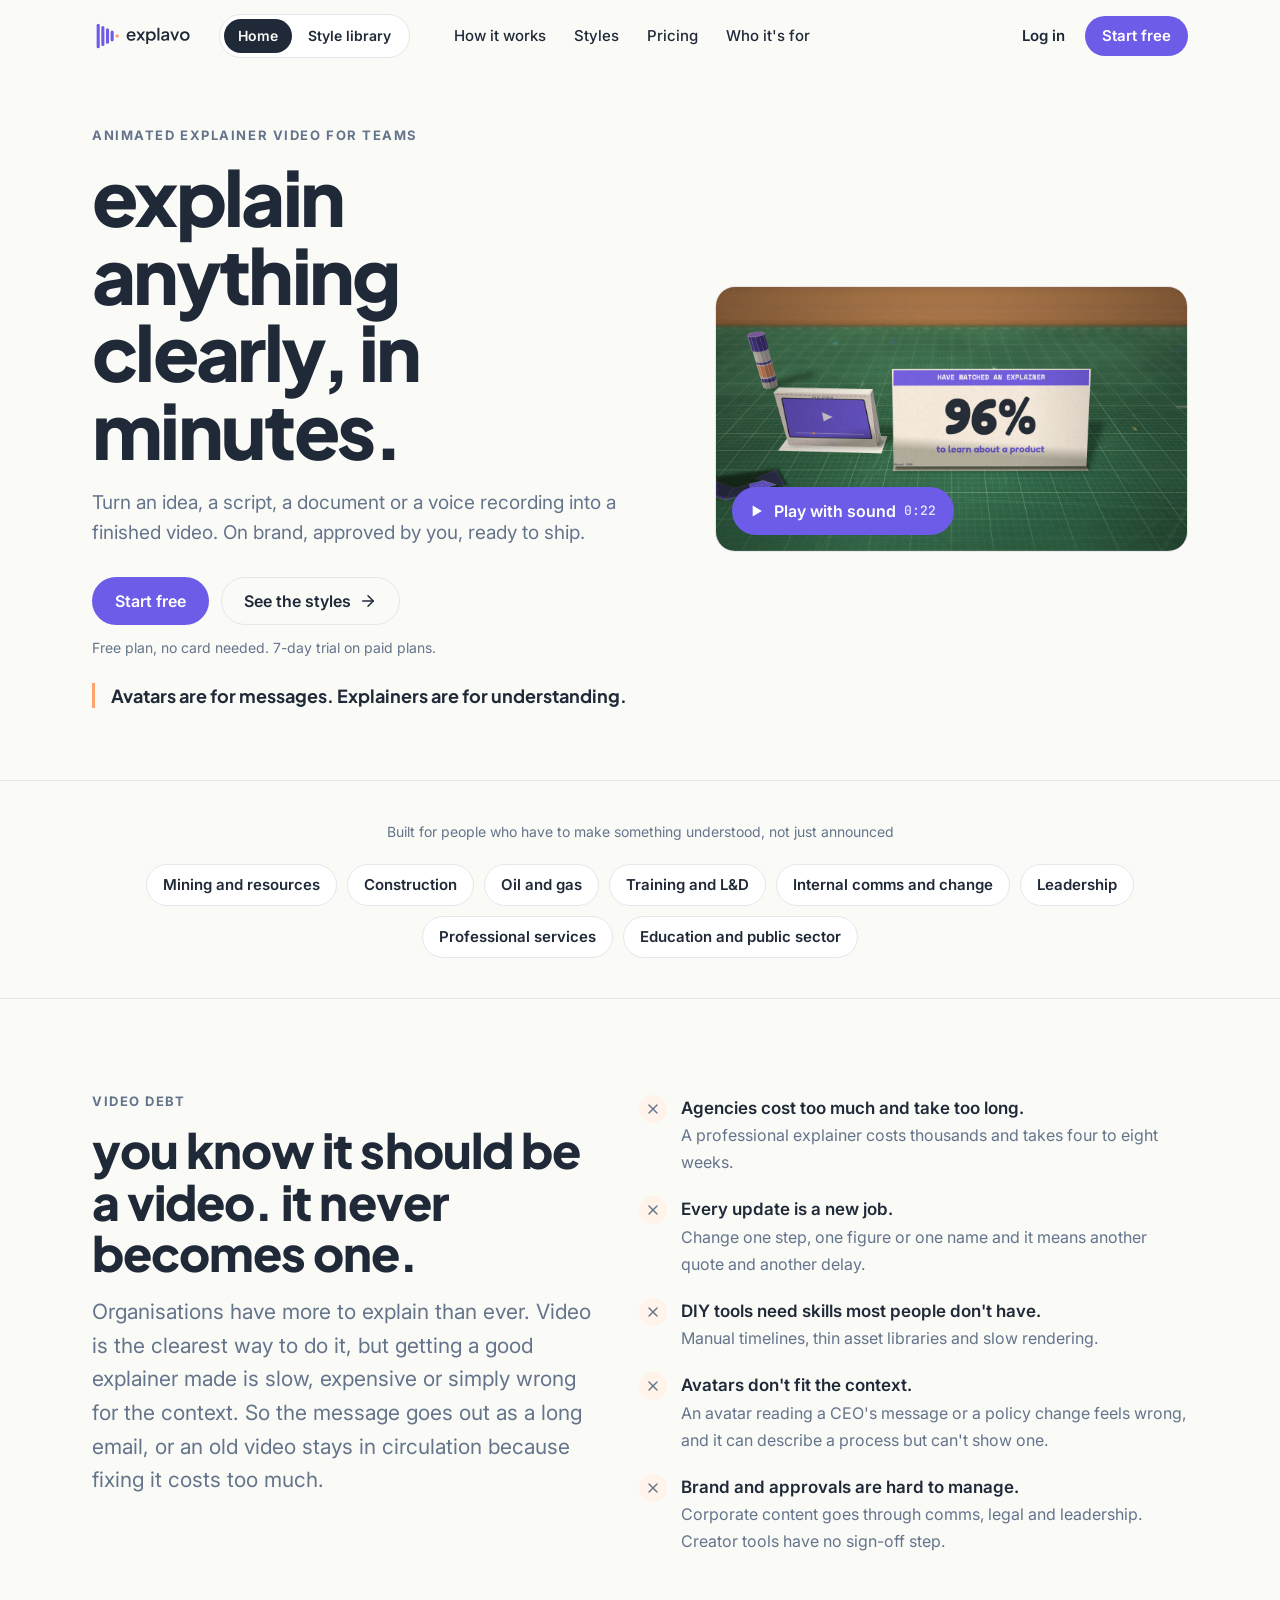
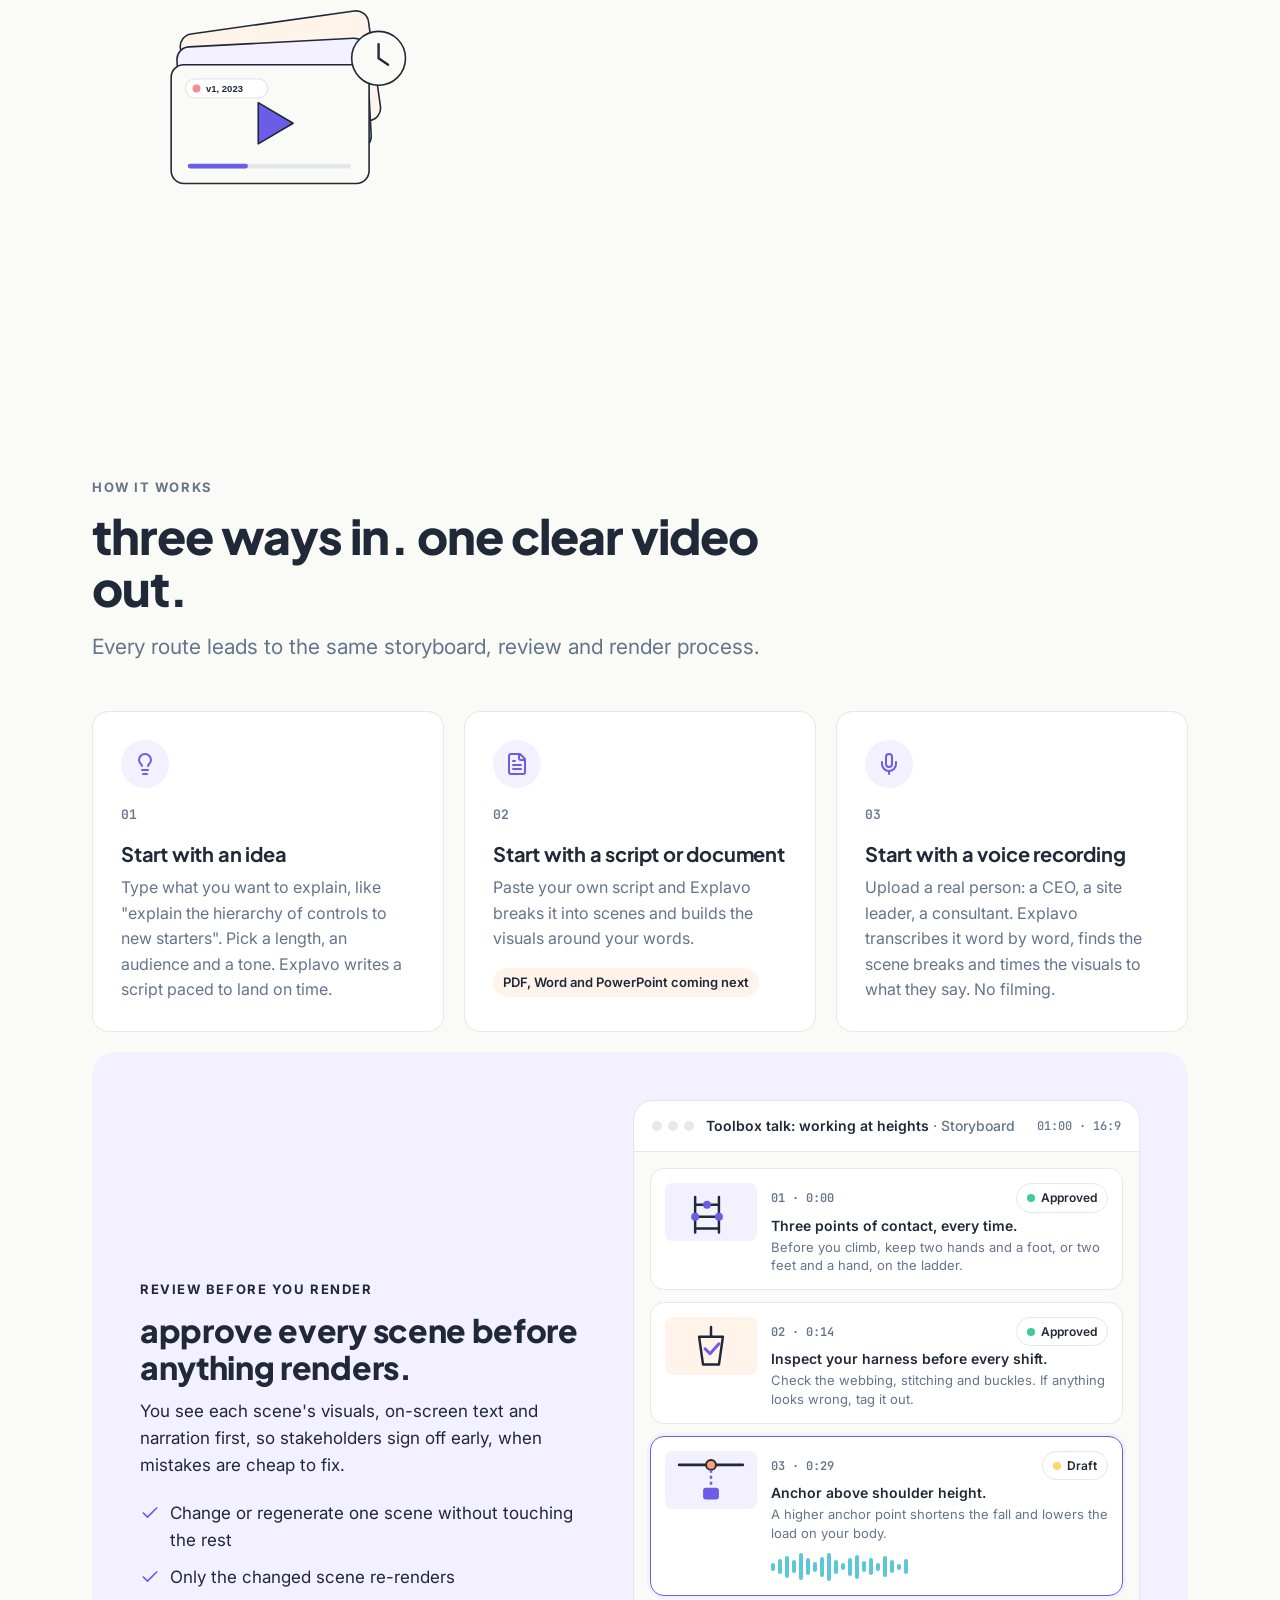
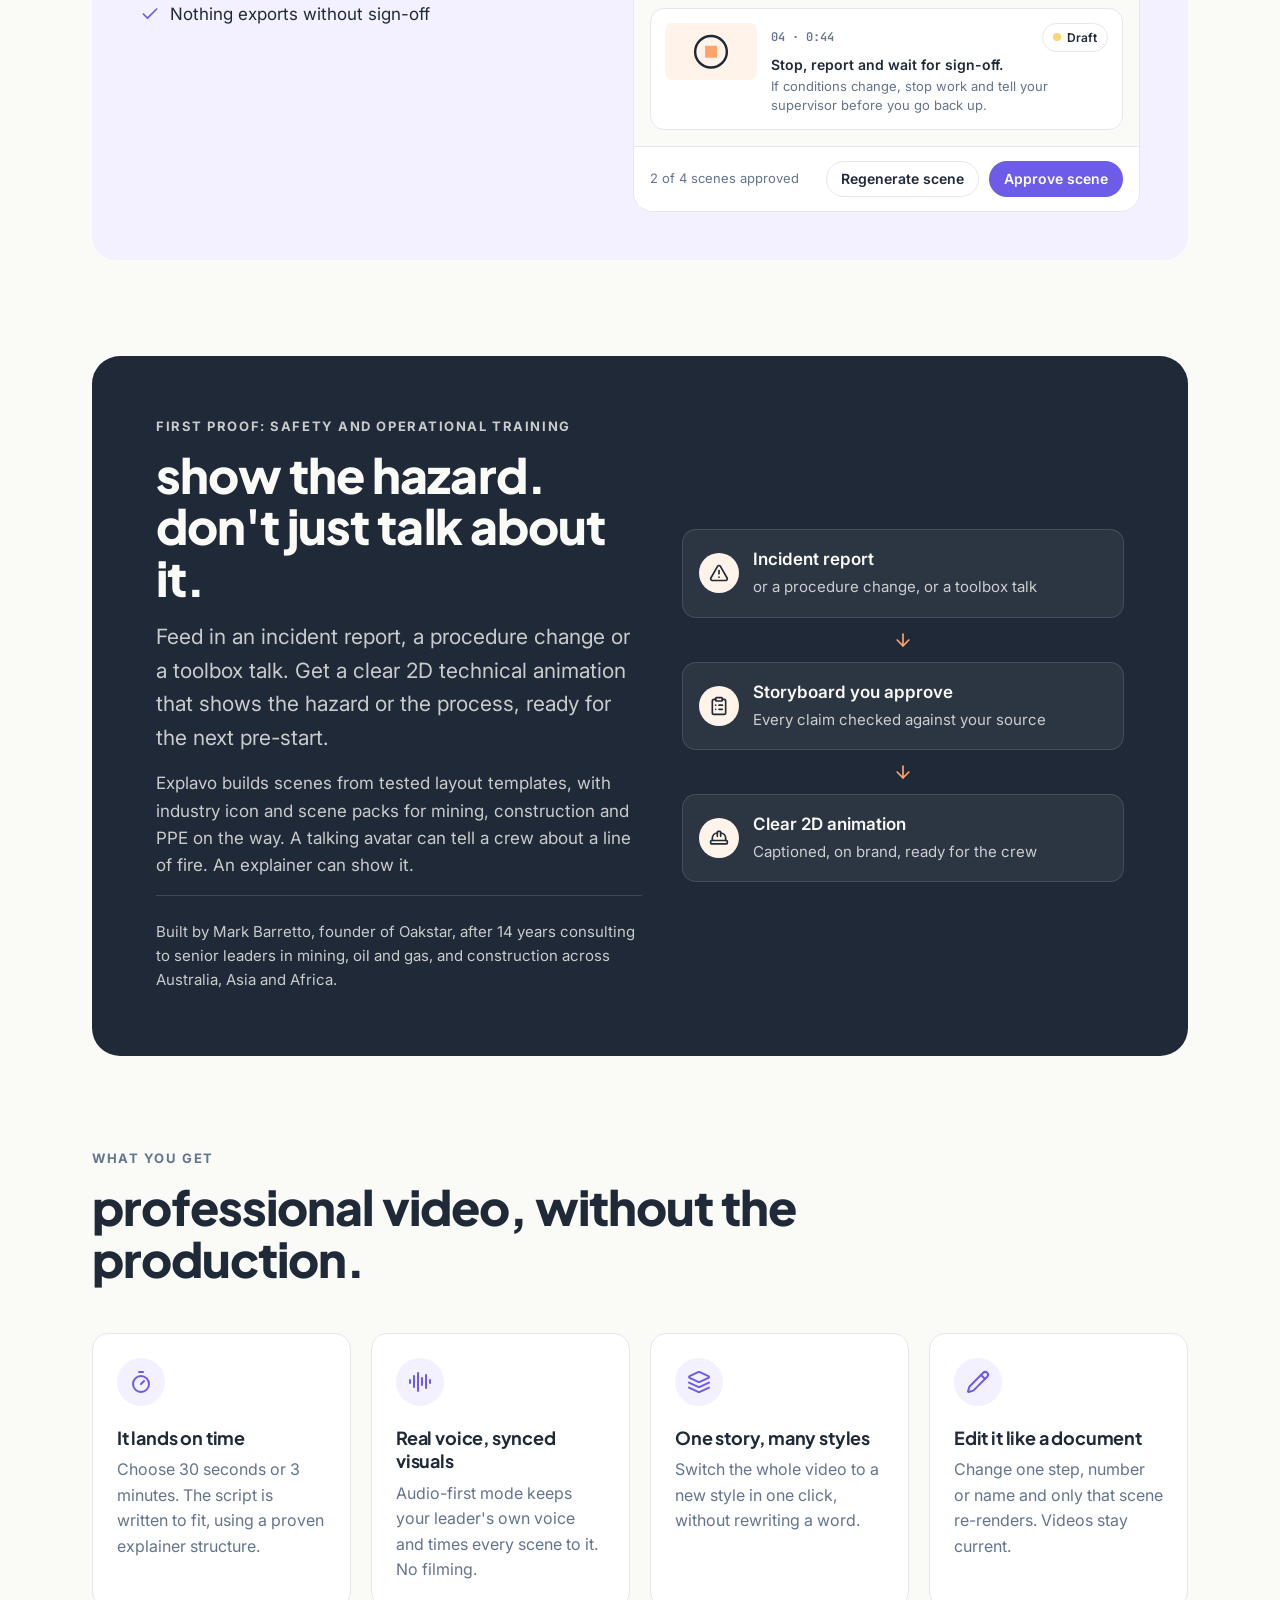
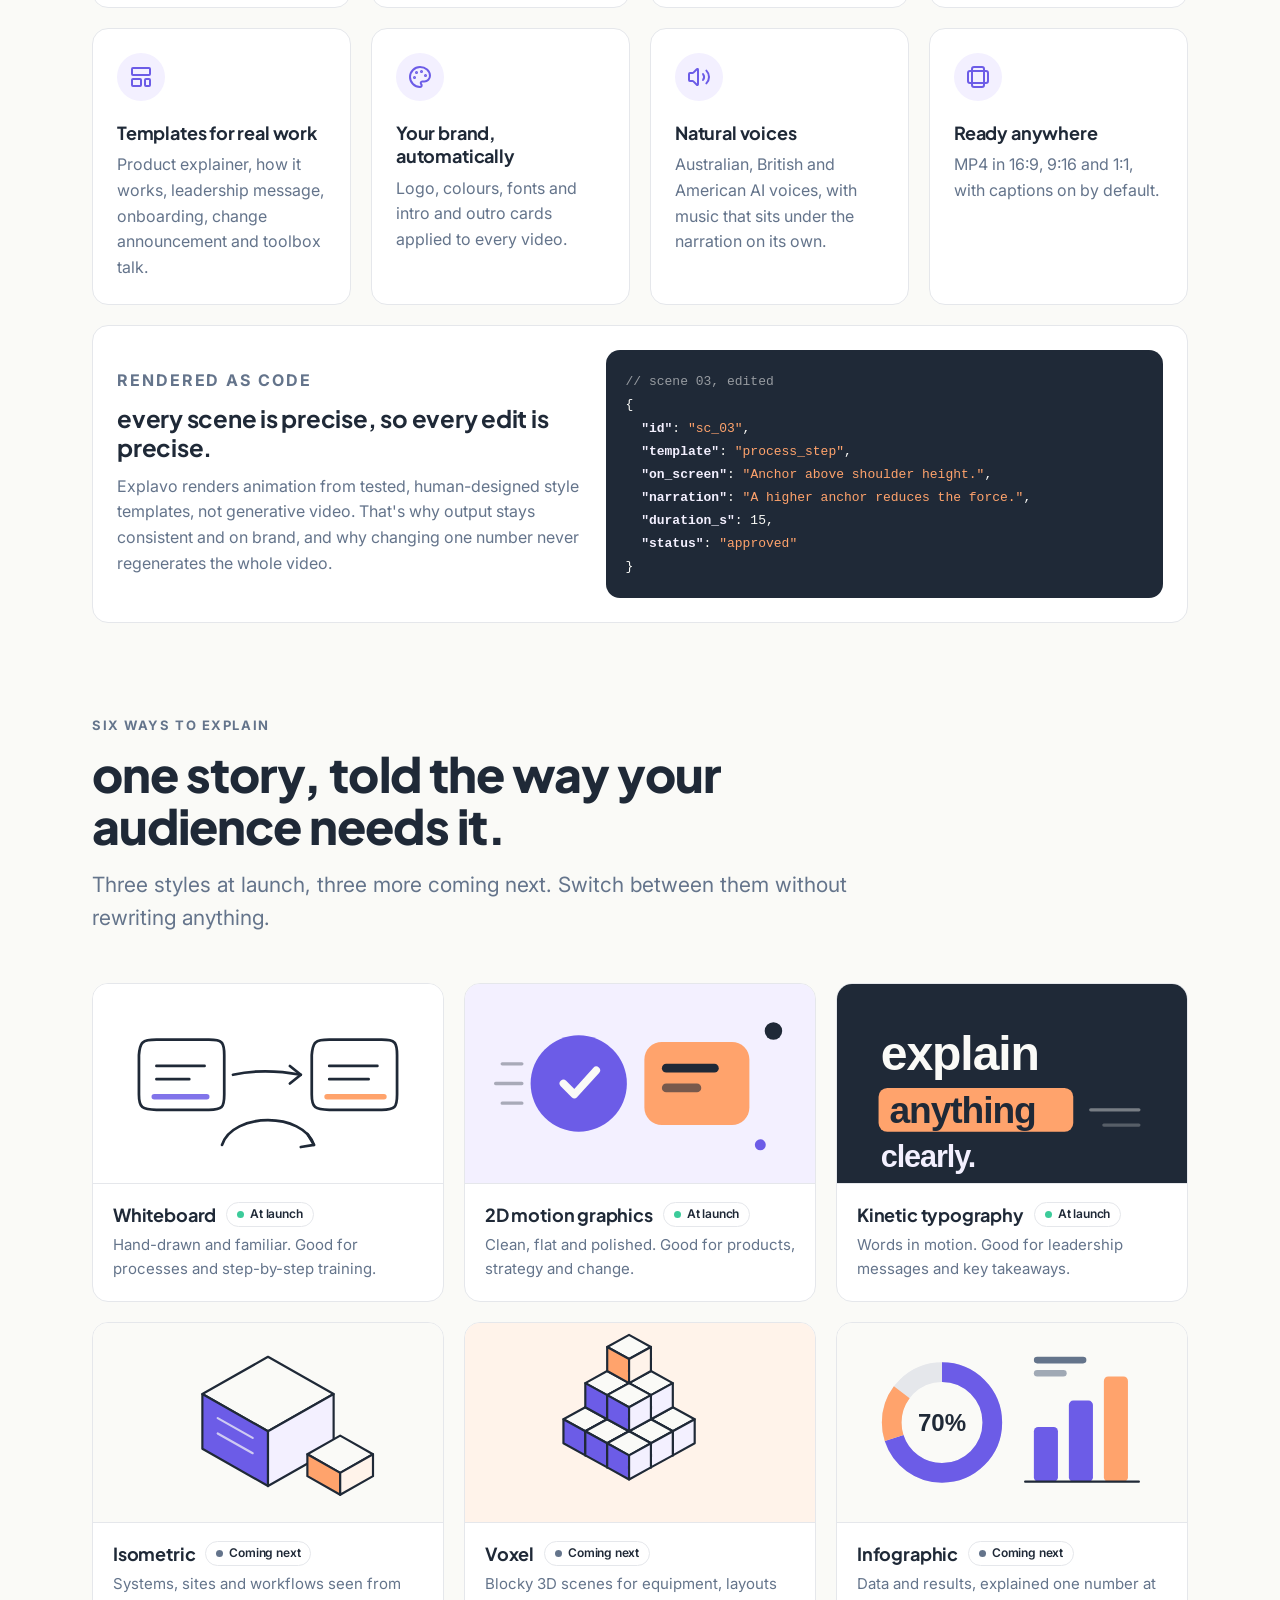
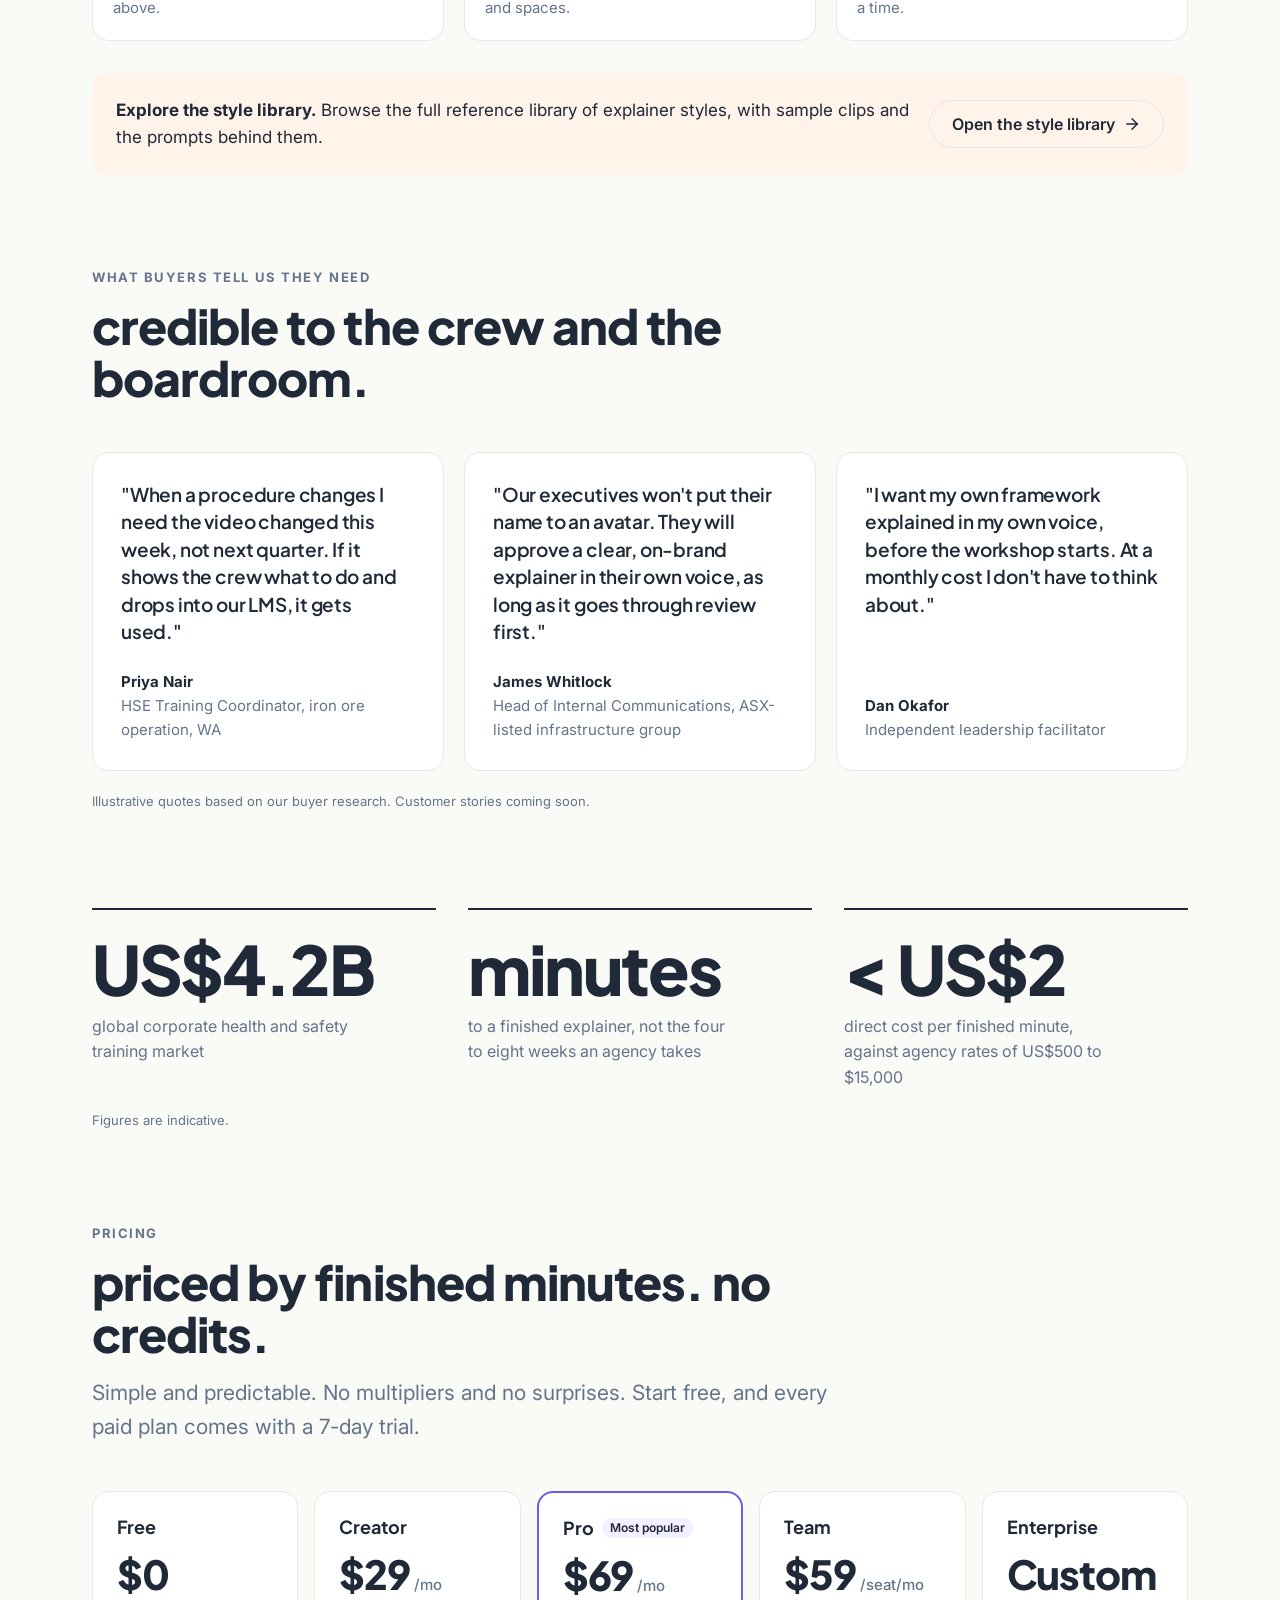
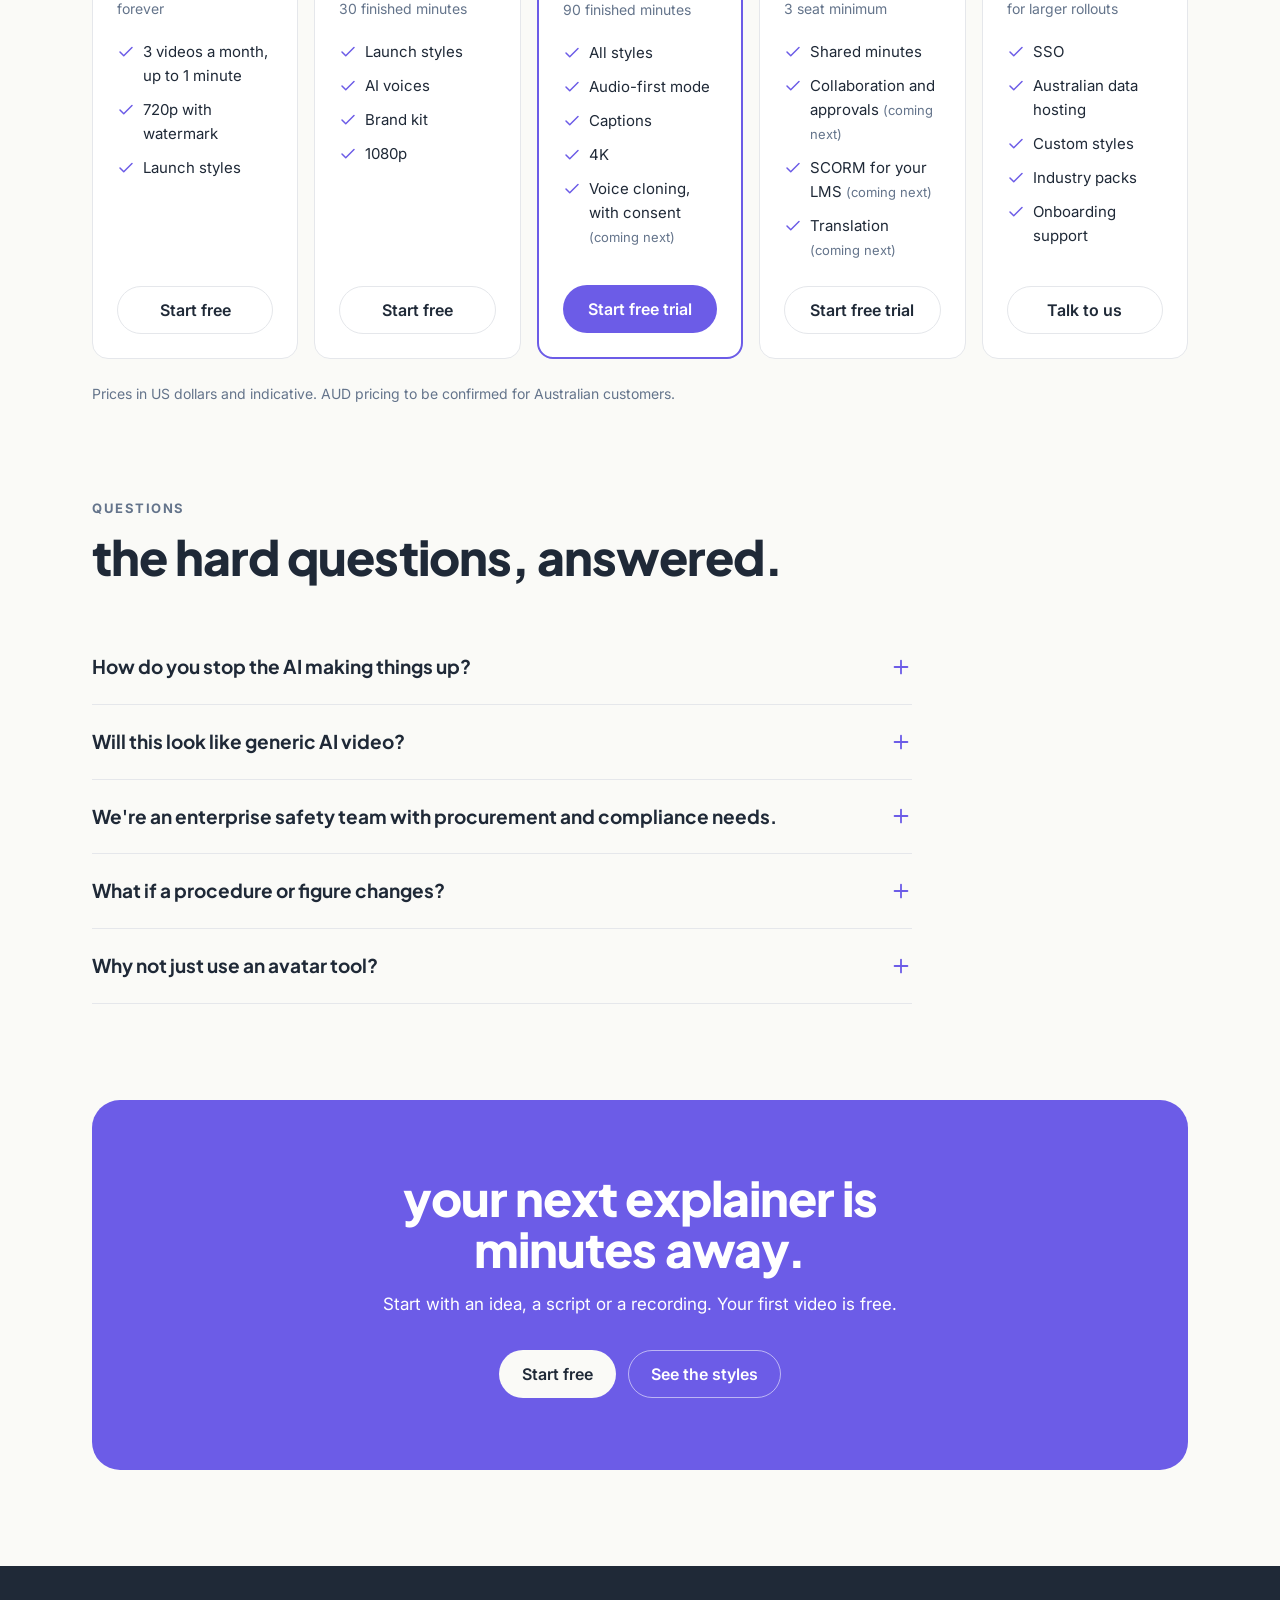
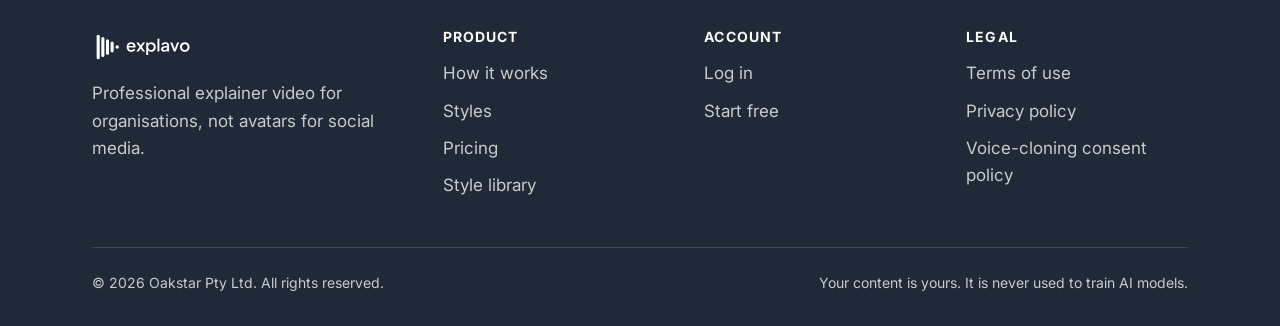
<file: index.html>
<!doctype html>
<html lang="en-AU">
<head>
<meta charset="utf-8">
<meta name="viewport" content="width=device-width, initial-scale=1">
<!-- Shareable by link only: keep out of search engines until launch -->
<meta name="robots" content="noindex, nofollow">
<title>Explavo, explain anything clearly</title>
<meta name="description" content="Explavo turns an idea, a script, a document or a voice recording into a finished animated explainer video in minutes. Professional, on brand and ready for sign-off.">
<link rel="icon" href="favicon.svg" type="image/svg+xml">
<link rel="preload" href="assets/fonts/PlusJakartaSans-Variable.woff2" as="font" type="font/woff2" crossorigin>
<link rel="preload" href="assets/fonts/Inter-Variable.woff2" as="font" type="font/woff2" crossorigin>
<link rel="stylesheet" href="assets/css/site.css?v=20261025221814">
</head>
<body>
<a class="skip" href="#main">Skip to content</a>

<!-- Icons: Lucide paths, 2px stroke, used through <use> -->
<svg width="0" height="0" style="position:absolute" aria-hidden="true">
  <defs>
    <symbol id="i-idea" viewBox="0 0 24 24" fill="none" stroke="currentColor" stroke-width="2" stroke-linecap="round" stroke-linejoin="round"><path d="M15 14c.2-1 .7-1.7 1.5-2.5 1-.9 1.5-2.2 1.5-3.5A6 6 0 0 0 6 8c0 1 .2 2.2 1.5 3.5.7.7 1.3 1.5 1.5 2.5"/><path d="M9 18h6"/><path d="M10 22h4"/></symbol>
    <symbol id="i-doc" viewBox="0 0 24 24" fill="none" stroke="currentColor" stroke-width="2" stroke-linecap="round" stroke-linejoin="round"><path d="M15 2H6a2 2 0 0 0-2 2v16a2 2 0 0 0 2 2h12a2 2 0 0 0 2-2V7Z"/><path d="M14 2v4a2 2 0 0 0 2 2h4"/><path d="M10 9H8"/><path d="M16 13H8"/><path d="M16 17H8"/></symbol>
    <symbol id="i-mic" viewBox="0 0 24 24" fill="none" stroke="currentColor" stroke-width="2" stroke-linecap="round" stroke-linejoin="round"><path d="M12 2a3 3 0 0 0-3 3v7a3 3 0 0 0 6 0V5a3 3 0 0 0-3-3Z"/><path d="M19 10v2a7 7 0 0 1-14 0v-2"/><path d="M12 19v3"/></symbol>
    <symbol id="i-check" viewBox="0 0 24 24" fill="none" stroke="currentColor" stroke-width="2" stroke-linecap="round" stroke-linejoin="round"><path d="M20 6 9 17l-5-5"/></symbol>
    <symbol id="i-x" viewBox="0 0 24 24" fill="none" stroke="currentColor" stroke-width="2" stroke-linecap="round" stroke-linejoin="round"><path d="M18 6 6 18"/><path d="m6 6 12 12"/></symbol>
    <symbol id="i-plus" viewBox="0 0 24 24" fill="none" stroke="currentColor" stroke-width="2" stroke-linecap="round" stroke-linejoin="round"><path d="M5 12h14"/><path d="M12 5v14"/></symbol>
    <symbol id="i-menu" viewBox="0 0 24 24" fill="none" stroke="currentColor" stroke-width="2" stroke-linecap="round" stroke-linejoin="round"><path d="M4 6h16"/><path d="M4 12h16"/><path d="M4 18h16"/></symbol>
    <symbol id="i-arrow" viewBox="0 0 24 24" fill="none" stroke="currentColor" stroke-width="2" stroke-linecap="round" stroke-linejoin="round"><path d="M5 12h14"/><path d="m12 5 7 7-7 7"/></symbol>
    <symbol id="i-down" viewBox="0 0 24 24" fill="none" stroke="currentColor" stroke-width="2" stroke-linecap="round" stroke-linejoin="round"><path d="M12 5v14"/><path d="m19 12-7 7-7-7"/></symbol>
    <symbol id="i-timer" viewBox="0 0 24 24" fill="none" stroke="currentColor" stroke-width="2" stroke-linecap="round" stroke-linejoin="round"><path d="M10 2h4"/><path d="m12 14 3-3"/><circle cx="12" cy="14" r="8"/></symbol>
    <symbol id="i-audio" viewBox="0 0 24 24" fill="none" stroke="currentColor" stroke-width="2" stroke-linecap="round" stroke-linejoin="round"><path d="M2 10v3"/><path d="M6 6v11"/><path d="M10 3v18"/><path d="M14 8v7"/><path d="M18 5v13"/><path d="M22 10v3"/></symbol>
    <symbol id="i-layers" viewBox="0 0 24 24" fill="none" stroke="currentColor" stroke-width="2" stroke-linecap="round" stroke-linejoin="round"><path d="M12.83 2.18a2 2 0 0 0-1.66 0L2.6 6.08a1 1 0 0 0 0 1.83l8.58 3.91a2 2 0 0 0 1.66 0l8.58-3.9a1 1 0 0 0 0-1.83Z"/><path d="m22 17.65-9.17 4.16a2 2 0 0 1-1.66 0L2 17.65"/><path d="m22 12.65-9.17 4.16a2 2 0 0 1-1.66 0L2 12.65"/></symbol>
    <symbol id="i-pencil" viewBox="0 0 24 24" fill="none" stroke="currentColor" stroke-width="2" stroke-linecap="round" stroke-linejoin="round"><path d="M21.17 6.81a1 1 0 0 0-3.98-3.99L3.84 16.17a2 2 0 0 0-.5.83l-1.32 4.35a.5.5 0 0 0 .62.62l4.35-1.32a2 2 0 0 0 .83-.5z"/><path d="m15 5 4 4"/></symbol>
    <symbol id="i-template" viewBox="0 0 24 24" fill="none" stroke="currentColor" stroke-width="2" stroke-linecap="round" stroke-linejoin="round"><rect width="18" height="7" x="3" y="3" rx="1"/><rect width="9" height="7" x="3" y="14" rx="1"/><rect width="5" height="7" x="16" y="14" rx="1"/></symbol>
    <symbol id="i-palette" viewBox="0 0 24 24" fill="none" stroke="currentColor" stroke-width="2" stroke-linecap="round" stroke-linejoin="round"><circle cx="13.5" cy="6.5" r=".5" fill="currentColor"/><circle cx="17.5" cy="10.5" r=".5" fill="currentColor"/><circle cx="8.5" cy="7.5" r=".5" fill="currentColor"/><circle cx="6.5" cy="12.5" r=".5" fill="currentColor"/><path d="M12 2C6.5 2 2 6.5 2 12s4.5 10 10 10c.93 0 1.65-.75 1.65-1.69 0-.44-.18-.84-.44-1.13-.29-.29-.44-.65-.44-1.13a1.64 1.64 0 0 1 1.67-1.67h2c3.05 0 5.55-2.5 5.55-5.55C21.97 6.01 17.46 2 12 2z"/></symbol>
    <symbol id="i-volume" viewBox="0 0 24 24" fill="none" stroke="currentColor" stroke-width="2" stroke-linecap="round" stroke-linejoin="round"><path d="M11 4.7a.7.7 0 0 0-1.2-.5L6.41 7.59A1.4 1.4 0 0 1 5.42 8H3a1 1 0 0 0-1 1v6a1 1 0 0 0 1 1h2.42a1.4 1.4 0 0 1 .99.41l3.39 3.39a.7.7 0 0 0 1.2-.5z"/><path d="M16 9a5 5 0 0 1 0 6"/><path d="M19.36 18.36a9 9 0 0 0 0-12.73"/></symbol>
    <symbol id="i-ratio" viewBox="0 0 24 24" fill="none" stroke="currentColor" stroke-width="2" stroke-linecap="round" stroke-linejoin="round"><rect width="12" height="20" x="6" y="2" rx="2"/><rect width="20" height="12" x="2" y="6" rx="2"/></symbol>
    <symbol id="i-alert" viewBox="0 0 24 24" fill="none" stroke="currentColor" stroke-width="2" stroke-linecap="round" stroke-linejoin="round"><path d="m21.73 18-8-14a2 2 0 0 0-3.48 0l-8 14A2 2 0 0 0 4 21h16a2 2 0 0 0 1.73-3"/><path d="M12 9v4"/><path d="M12 17h.01"/></symbol>
    <symbol id="i-clipboard" viewBox="0 0 24 24" fill="none" stroke="currentColor" stroke-width="2" stroke-linecap="round" stroke-linejoin="round"><rect width="8" height="4" x="8" y="2" rx="1"/><path d="M16 4h2a2 2 0 0 1 2 2v14a2 2 0 0 1-2 2H6a2 2 0 0 1-2-2V6a2 2 0 0 1 2-2h2"/><path d="M12 11h4"/><path d="M12 16h4"/><path d="M8 11h.01"/><path d="M8 16h.01"/></symbol>
    <symbol id="i-hat" viewBox="0 0 24 24" fill="none" stroke="currentColor" stroke-width="2" stroke-linecap="round" stroke-linejoin="round"><path d="M10 10V5a1 1 0 0 1 1-1h2a1 1 0 0 1 1 1v5"/><path d="M14 6a6 6 0 0 1 6 6v3"/><path d="M4 15v-3a6 6 0 0 1 6-6"/><rect x="2" y="15" width="20" height="4" rx="1"/></symbol>
    <symbol id="i-play" viewBox="0 0 24 24" fill="none" stroke="currentColor" stroke-width="2" stroke-linecap="round" stroke-linejoin="round"><circle cx="12" cy="12" r="10"/><path d="m10 8 6 4-6 4z"/></symbol>
  </defs>
</svg>

<header class="nav">
  <div class="wrap nav-inner">
    <a class="nav-logo" href="./" aria-label="Explavo home"><img src="assets/brand/explavo-lockup-horizontal-colour-light.svg" alt="Explavo" width="103" height="34"></a>
    <button class="nav-toggle" type="button" aria-expanded="false" aria-controls="nav-menu"><svg aria-hidden="true"><use href="#i-menu"/></svg><span class="sr-only">Menu</span></button>
    <div class="nav-menu" id="nav-menu">
      <!-- Tab 1 is this landing page, tab 2 is the existing Style Library (served at /styles/) -->
      <nav class="tabs" aria-label="Site">
        <a href="./" aria-current="page">Home</a>
        <a href="styles/">Style library</a>
      </nav>
      <ul class="nav-links">
        <li><a href="#how">How it works</a></li>
        <li><a href="#styles">Styles</a></li>
        <li><a href="#pricing">Pricing</a></li>
        <li><a href="#who">Who it's for</a></li>
      </ul>
      <div class="nav-actions">
        <!-- login/ and signup/ forward to the Style Library until auth is built (see serve.py) -->
        <a class="nav-login" href="login/">Log in</a>
        <a class="btn btn-primary btn-sm" href="signup/">Start free</a>
      </div>
    </div>
  </div>
</header>

<main id="main">

  <!-- Hero -->
  <section class="hero">
    <div class="wrap hero-grid">
      <div>
        <p class="eyebrow">Animated explainer video for teams</p>
        <h1>explain anything clearly, in minutes.</h1>
        <p class="lede">Turn an idea, a script, a document or a voice recording into a finished video. On brand, approved by you, ready to ship.</p>
        <div class="hero-ctas">
          <a class="btn btn-primary" href="signup/">Start free</a>
          <a class="btn btn-ghost" href="styles/">See the styles <svg aria-hidden="true"><use href="#i-arrow"/></svg></a>
        </div>
        <p class="hero-note">Free plan, no card needed. 7-day trial on paid plans.</p>
        <p class="belief">Avatars are for messages. Explainers are for understanding.</p>
      </div>

      <!-- Hero explainer. Plays with sound on request; no autoplay because the narration carries it. -->
      <figure class="hero-video reveal">
        <div class="video-frame">
          <video id="hero-video" src="assets/media/hero-explainer.mp4" poster="assets/media/hero-explainer-poster.jpg" width="1280" height="720" preload="none" playsinline controls aria-label="22-second explainer: why explainer video works"></video>
          <button class="video-play" type="button" hidden><svg aria-hidden="true" viewBox="0 0 24 24"><path d="M8 5.5v13l11-6.5z" fill="currentColor"/></svg>Play with sound <span class="video-len">0:22</span></button>
        </div>
      </figure>
    </div>
  </section>

  <!-- Who it's for / trust strip. Segment labels stand in until real customer logos exist. -->
  <div class="strip" id="who">
    <div class="wrap">
      <p>Built for people who have to make something understood, not just announced</p>
      <ul class="segments">
        <li>Mining and resources</li>
        <li>Construction</li>
        <li>Oil and gas</li>
        <li>Training and L&amp;D</li>
        <li>Internal comms and change</li>
        <li>Leadership</li>
        <li>Professional services</li>
        <li>Education and public sector</li>
      </ul>
    </div>
  </div>

  <!-- The problem -->
  <section id="problem">
    <div class="wrap problem-grid">
      <div class="reveal">
        <p class="eyebrow">Video debt</p>
        <h2>you know it should be a video. it never becomes one.</h2>
        <p class="lede" style="margin-top:16px">Organisations have more to explain than ever. Video is the clearest way to do it, but getting a good explainer made is slow, expensive or simply wrong for the context. So the message goes out as a long email, or an old video stays in circulation because fixing it costs too much.</p>
        <img src="assets/illustrations/illus-video-debt.svg" alt="A stack of outdated videos, the top one marked version 1 from 2023, next to a clock" width="480" height="360" style="margin-top:32px;max-width:380px">
      </div>
      <ul class="pains reveal">
        <li><span class="x" aria-hidden="true"><svg><use href="#i-x"/></svg></span><p><b>Agencies cost too much and take too long.</b><span>A professional explainer costs thousands and takes four to eight weeks.</span></p></li>
        <li><span class="x" aria-hidden="true"><svg><use href="#i-x"/></svg></span><p><b>Every update is a new job.</b><span>Change one step, one figure or one name and it means another quote and another delay.</span></p></li>
        <li><span class="x" aria-hidden="true"><svg><use href="#i-x"/></svg></span><p><b>DIY tools need skills most people don't have.</b><span>Manual timelines, thin asset libraries and slow rendering.</span></p></li>
        <li><span class="x" aria-hidden="true"><svg><use href="#i-x"/></svg></span><p><b>Avatars don't fit the context.</b><span>An avatar reading a CEO's message or a policy change feels wrong, and it can describe a process but can't show one.</span></p></li>
        <li><span class="x" aria-hidden="true"><svg><use href="#i-x"/></svg></span><p><b>Brand and approvals are hard to manage.</b><span>Corporate content goes through comms, legal and leadership. Creator tools have no sign-off step.</span></p></li>
      </ul>
    </div>
  </section>

  <!-- How it works -->
  <section id="how">
    <div class="wrap">
      <div class="section-head reveal">
        <p class="eyebrow">How it works</p>
        <h2>three ways in. one clear video out.</h2>
        <p class="lede">Every route leads to the same storyboard, review and render process.</p>
      </div>
      <div class="grid grid-3 steps">
        <article class="card reveal">
          <span class="icon" aria-hidden="true"><svg><use href="#i-idea"/></svg></span>
          <span class="step-n">01</span>
          <h3>Start with an idea</h3>
          <p>Type what you want to explain, like "explain the hierarchy of controls to new starters". Pick a length, an audience and a tone. Explavo writes a script paced to land on time.</p>
        </article>
        <article class="card reveal">
          <span class="icon" aria-hidden="true"><svg><use href="#i-doc"/></svg></span>
          <span class="step-n">02</span>
          <h3>Start with a script or document</h3>
          <p>Paste your own script and Explavo breaks it into scenes and builds the visuals around your words.</p>
          <span class="tag">PDF, Word and PowerPoint coming next</span>
        </article>
        <article class="card reveal">
          <span class="icon" aria-hidden="true"><svg><use href="#i-mic"/></svg></span>
          <span class="step-n">03</span>
          <h3>Start with a voice recording</h3>
          <p>Upload a real person: a CEO, a site leader, a consultant. Explavo transcribes it word by word, finds the scene breaks and times the visuals to what they say. No filming.</p>
        </article>
      </div>

      <div class="review reveal">
        <div>
          <p class="eyebrow">Review before you render</p>
          <h3>approve every scene before anything renders.</h3>
          <p>You see each scene's visuals, on-screen text and narration first, so stakeholders sign off early, when mistakes are cheap to fix.</p>
          <ul class="checks">
            <li><svg aria-hidden="true"><use href="#i-check"/></svg>Change or regenerate one scene without touching the rest</li>
            <li><svg aria-hidden="true"><use href="#i-check"/></svg>Only the changed scene re-renders</li>
            <li><svg aria-hidden="true"><use href="#i-check"/></svg>Nothing exports without sign-off</li>
          </ul>
        </div>
        <!-- Code-built storyboard preview (no screenshots exist yet). Decorative controls are spans, not buttons. -->
        <figure class="mock" aria-label="Example Explavo storyboard: a one-minute toolbox talk on working at heights, with two scenes approved and two in draft" style="margin:0">
          <div class="mock-bar" aria-hidden="true">
            <span class="dots"><i></i><i></i><i></i></span>
            <span class="mock-title">Toolbox talk: working at heights <span>· Storyboard</span></span>
            <span class="mock-meta">01:00 · 16:9</span>
          </div>
          <div class="mock-body" aria-hidden="true">
            <div class="scene">
              <div class="thumb"><svg viewBox="0 0 92 58"><rect width="92" height="58" fill="#F3F0FF"/><path d="M30 50V14M54 50V14M30 22h24M30 34h24M30 46h24" stroke="#1F2937" stroke-width="2.5" stroke-linecap="round"/><circle cx="42" cy="22" r="4" fill="#6C5CE7"/><circle cx="30" cy="34" r="4" fill="#6C5CE7"/><circle cx="54" cy="34" r="4" fill="#6C5CE7"/></svg></div>
              <div><div class="scene-top"><span class="scene-num">01 · 0:00</span><span class="badge approved">Approved</span></div>
                <p class="scene-onscreen">Three points of contact, every time.</p>
                <p class="scene-vo">Before you climb, keep two hands and a foot, or two feet and a hand, on the ladder.</p></div>
            </div>
            <div class="scene">
              <div class="thumb"><svg viewBox="0 0 92 58"><rect width="92" height="58" fill="#FFF3EA"/><path d="M46 10v10M34 20h24l-4 28H38z" fill="none" stroke="#1F2937" stroke-width="2.5" stroke-linejoin="round" stroke-linecap="round"/><path d="M40 32l5 5 9-10" fill="none" stroke="#6C5CE7" stroke-width="3" stroke-linecap="round" stroke-linejoin="round"/></svg></div>
              <div><div class="scene-top"><span class="scene-num">02 · 0:14</span><span class="badge approved">Approved</span></div>
                <p class="scene-onscreen">Inspect your harness before every shift.</p>
                <p class="scene-vo">Check the webbing, stitching and buckles. If anything looks wrong, tag it out.</p></div>
            </div>
            <div class="scene active">
              <div class="thumb"><svg viewBox="0 0 92 58"><rect width="92" height="58" fill="#F3F0FF"/><path d="M14 14h64" stroke="#1F2937" stroke-width="3" stroke-linecap="round"/><circle cx="46" cy="14" r="5" fill="#FFA36C" stroke="#1F2937" stroke-width="2"/><path d="M46 19v18" stroke="#6C5CE7" stroke-width="2.5" stroke-dasharray="3 3"/><rect x="38" y="37" width="16" height="12" rx="3" fill="#6C5CE7"/></svg></div>
              <div><div class="scene-top"><span class="scene-num">03 · 0:29</span><span class="badge draft">Draft</span></div>
                <p class="scene-onscreen">Anchor above shoulder height.</p>
                <p class="scene-vo">A higher anchor point shortens the fall and lowers the load on your body.</p>
                <div class="wave"><i style="height:30%"></i><i style="height:55%"></i><i style="height:80%"></i><i style="height:45%"></i><i style="height:95%"></i><i style="height:60%"></i><i style="height:35%"></i><i style="height:70%"></i><i style="height:100%"></i><i style="height:50%"></i><i style="height:25%"></i><i style="height:65%"></i><i style="height:85%"></i><i style="height:40%"></i><i style="height:60%"></i><i style="height:30%"></i><i style="height:75%"></i><i style="height:45%"></i><i style="height:20%"></i><i style="height:55%"></i></div></div>
            </div>
            <div class="scene">
              <div class="thumb"><svg viewBox="0 0 92 58"><rect width="92" height="58" fill="#FFF3EA"/><circle cx="46" cy="29" r="16" fill="none" stroke="#1F2937" stroke-width="2.5"/><path d="M40 23h12v12H40z" fill="#FFA36C"/></svg></div>
              <div><div class="scene-top"><span class="scene-num">04 · 0:44</span><span class="badge draft">Draft</span></div>
                <p class="scene-onscreen">Stop, report and wait for sign-off.</p>
                <p class="scene-vo">If conditions change, stop work and tell your supervisor before you go back up.</p></div>
            </div>
          </div>
          <div class="mock-foot" aria-hidden="true">
            <span class="count">2 of 4 scenes approved</span>
            <span class="btn btn-ghost">Regenerate scene</span>
            <span class="btn btn-primary">Approve scene</span>
          </div>
        </figure>
      </div>
    </div>
  </section>

  <!-- Featured proof: safety and operational training (first proof segment) -->
  <section id="safety" style="padding-top:0">
    <div class="wrap">
      <div class="proof reveal">
        <div>
          <p class="eyebrow">First proof: safety and operational training</p>
          <h2>show the hazard. don't just talk about it.</h2>
          <p class="lede">Feed in an incident report, a procedure change or a toolbox talk. Get a clear 2D technical animation that shows the hazard or the process, ready for the next pre-start.</p>
          <p>Explavo builds scenes from tested layout templates, with industry icon and scene packs for mining, construction and PPE on the way. A talking avatar can tell a crew about a line of fire. An explainer can show it.</p>
          <p class="founder">Built by Mark Barretto, founder of Oakstar, after 14 years consulting to senior leaders in mining, oil and gas, and construction across Australia, Asia and Africa.</p>
        </div>
        <div class="flow" aria-label="From safety document to explainer">
          <div class="flow-item"><span class="icon warm" aria-hidden="true"><svg><use href="#i-alert"/></svg></span><p><b>Incident report</b><span>or a procedure change, or a toolbox talk</span></p></div>
          <span class="flow-arrow" aria-hidden="true"><svg><use href="#i-down"/></svg></span>
          <div class="flow-item"><span class="icon warm" aria-hidden="true"><svg><use href="#i-clipboard"/></svg></span><p><b>Storyboard you approve</b><span>Every claim checked against your source</span></p></div>
          <span class="flow-arrow" aria-hidden="true"><svg><use href="#i-down"/></svg></span>
          <div class="flow-item"><span class="icon warm" aria-hidden="true"><svg><use href="#i-hat"/></svg></span><p><b>Clear 2D animation</b><span>Captioned, on brand, ready for the crew</span></p></div>
        </div>
      </div>
    </div>
  </section>

  <!-- Features as outcomes -->
  <section id="features" class="features" style="padding-top:0">
    <div class="wrap">
      <div class="section-head reveal">
        <p class="eyebrow">What you get</p>
        <h2>professional video, without the production.</h2>
      </div>
      <div class="grid grid-4">
        <article class="card reveal"><span class="icon" aria-hidden="true"><svg><use href="#i-timer"/></svg></span><h3>It lands on time</h3><p>Choose 30 seconds or 3 minutes. The script is written to fit, using a proven explainer structure.</p></article>
        <article class="card reveal"><span class="icon" aria-hidden="true"><svg><use href="#i-audio"/></svg></span><h3>Real voice, synced visuals</h3><p>Audio-first mode keeps your leader's own voice and times every scene to it. No filming.</p></article>
        <article class="card reveal"><span class="icon" aria-hidden="true"><svg><use href="#i-layers"/></svg></span><h3>One story, many styles</h3><p>Switch the whole video to a new style in one click, without rewriting a word.</p></article>
        <article class="card reveal"><span class="icon" aria-hidden="true"><svg><use href="#i-pencil"/></svg></span><h3>Edit it like a document</h3><p>Change one step, number or name and only that scene re-renders. Videos stay current.</p></article>
        <article class="card reveal"><span class="icon" aria-hidden="true"><svg><use href="#i-template"/></svg></span><h3>Templates for real work</h3><p>Product explainer, how it works, leadership message, onboarding, change announcement and toolbox talk.</p></article>
        <article class="card reveal"><span class="icon" aria-hidden="true"><svg><use href="#i-palette"/></svg></span><h3>Your brand, automatically</h3><p>Logo, colours, fonts and intro and outro cards applied to every video.</p></article>
        <article class="card reveal"><span class="icon" aria-hidden="true"><svg><use href="#i-volume"/></svg></span><h3>Natural voices</h3><p>Australian, British and American AI voices, with music that sits under the narration on its own.</p></article>
        <article class="card reveal"><span class="icon" aria-hidden="true"><svg><use href="#i-ratio"/></svg></span><h3>Ready anywhere</h3><p>MP4 in 16:9, 9:16 and 1:1, with captions on by default.</p></article>

        <article class="card code-card reveal">
          <div>
            <p class="eyebrow">Rendered as code</p>
            <h3 style="font-size:24px;line-height:1.2">every scene is precise, so every edit is precise.</h3>
            <p style="margin-top:12px">Explavo renders animation from tested, human-designed style templates, not generative video. That's why output stays consistent and on brand, and why changing one number never regenerates the whole video.</p>
          </div>
<pre class="code" tabindex="0" aria-label="Example scene definition"><code><span class="c">// scene 03, edited</span>
{
  <span class="k">"id"</span>: <span class="s">"sc_03"</span>,
  <span class="k">"template"</span>: <span class="s">"process_step"</span>,
  <span class="k">"on_screen"</span>: <span class="s">"Anchor above shoulder height."</span>,
  <span class="k">"narration"</span>: <span class="s">"A higher anchor reduces the force."</span>,
  <span class="k">"duration_s"</span>: 15,
  <span class="k">"status"</span>: <span class="s">"approved"</span>
}</code></pre>
        </article>
      </div>
    </div>
  </section>

  <!-- Styles -->
  <section id="styles" style="padding-top:0">
    <div class="wrap">
      <div class="section-head reveal">
        <p class="eyebrow">Six ways to explain</p>
        <h2>one story, told the way your audience needs it.</h2>
        <p class="lede">Three styles at launch, three more coming next. Switch between them without rewriting anything.</p>
      </div>
      <div class="grid grid-3">
        <article class="style-tile reveal"><img src="assets/illustrations/style-whiteboard.svg" alt="Whiteboard style: hand-drawn boxes joined by arrows" width="320" height="200" loading="lazy"><div><h3>Whiteboard <span class="pill now">At launch</span></h3><p>Hand-drawn and familiar. Good for processes and step-by-step training.</p></div></article>
        <article class="style-tile reveal"><img src="assets/illustrations/style-motion-graphics.svg" alt="2D motion graphics style: flat circle with a tick beside a rounded card" width="320" height="200" loading="lazy"><div><h3>2D motion graphics <span class="pill now">At launch</span></h3><p>Clean, flat and polished. Good for products, strategy and change.</p></div></article>
        <article class="style-tile reveal"><img src="assets/illustrations/style-kinetic-type.svg" alt="Kinetic typography style: the words explain anything clearly in bold type" width="320" height="200" loading="lazy"><div><h3>Kinetic typography <span class="pill now">At launch</span></h3><p>Words in motion. Good for leadership messages and key takeaways.</p></div></article>
        <article class="style-tile reveal"><img src="assets/illustrations/style-isometric.svg" alt="Isometric style: two stacked blocks drawn at an angle" width="320" height="200" loading="lazy"><div><h3>Isometric <span class="pill next">Coming next</span></h3><p>Systems, sites and workflows seen from above.</p></div></article>
        <article class="style-tile reveal"><img src="assets/illustrations/style-voxel.svg" alt="Voxel style: a small pyramid of cubes" width="320" height="200" loading="lazy"><div><h3>Voxel <span class="pill next">Coming next</span></h3><p>Blocky 3D scenes for equipment, layouts and spaces.</p></div></article>
        <article class="style-tile reveal"><img src="assets/illustrations/style-infographic.svg" alt="Infographic style: a donut chart at 70 percent beside a bar chart" width="320" height="200" loading="lazy"><div><h3>Infographic <span class="pill next">Coming next</span></h3><p>Data and results, explained one number at a time.</p></div></article>
      </div>
      <div class="library-link reveal">
        <p><b>Explore the style library.</b> Browse the full reference library of explainer styles, with sample clips and the prompts behind them.</p>
        <a class="btn btn-ghost" href="styles/">Open the style library <svg aria-hidden="true"><use href="#i-arrow"/></svg></a>
      </div>
    </div>
  </section>

  <!-- Testimonials.
       ILLUSTRATIVE PLACEHOLDERS: these people and quotes are not real customers. They are written as the
       target buyer personas for layout and must be replaced with real, approved quotes before launch. -->
  <section id="voices" style="padding-top:0">
    <div class="wrap">
      <div class="section-head reveal">
        <p class="eyebrow">What buyers tell us they need</p>
        <h2>credible to the crew and the boardroom.</h2>
      </div>
      <div class="grid grid-3">
        <figure class="card quote reveal" style="margin:0">
          <blockquote>"When a procedure changes I need the video changed this week, not next quarter. If it shows the crew what to do and drops into our LMS, it gets used."</blockquote>
          <figcaption><b>Priya Nair</b><span>HSE Training Coordinator, iron ore operation, WA</span></figcaption>
        </figure>
        <figure class="card quote reveal" style="margin:0">
          <blockquote>"Our executives won't put their name to an avatar. They will approve a clear, on-brand explainer in their own voice, as long as it goes through review first."</blockquote>
          <figcaption><b>James Whitlock</b><span>Head of Internal Communications, ASX-listed infrastructure group</span></figcaption>
        </figure>
        <figure class="card quote reveal" style="margin:0">
          <blockquote>"I want my own framework explained in my own voice, before the workshop starts. At a monthly cost I don't have to think about."</blockquote>
          <figcaption><b>Dan Okafor</b><span>Independent leadership facilitator</span></figcaption>
        </figure>
      </div>
      <p class="illustrative">Illustrative quotes based on our buyer research. Customer stories coming soon.</p>
    </div>
  </section>

  <!-- Statistics. INDICATIVE, RE-VERIFY BEFORE USE.
       US$4.2B: global corporate health and safety training software and content market (TAM), figure as supplied in the build brief; source to be confirmed.
       Minutes vs weeks: agency timelines of 4 to 8 weeks per Explavo Product Description (Oct 2026).
       Under US$2 per finished minute: Explavo direct render cost estimate, Product Spec v0.3; agency US$500 to $15,000 per Product Description comparison table. -->
  <section id="numbers" style="padding-top:0">
    <div class="wrap">
      <div class="stats">
        <div class="stat reveal"><strong>US$4.2B</strong><span>global corporate health and safety training market</span></div>
        <div class="stat reveal"><strong>minutes</strong><span>to a finished explainer, not the four to eight weeks an agency takes</span></div>
        <div class="stat reveal"><strong>&lt; US$2</strong><span>direct cost per finished minute, against agency rates of US$500 to $15,000</span></div>
      </div>
      <p class="illustrative">Figures are indicative.</p>
    </div>
  </section>

  <!-- Pricing: spec v0.3 tiers, priced by finished minutes. Indicative. Items marked "coming next" are V1 in the spec. -->
  <section id="pricing" style="padding-top:0">
    <div class="wrap">
      <div class="section-head reveal">
        <p class="eyebrow">Pricing</p>
        <h2>priced by finished minutes. no credits.</h2>
        <p class="lede">Simple and predictable. No multipliers and no surprises. Start free, and every paid plan comes with a 7-day trial.</p>
      </div>
      <div class="plans">
        <article class="plan reveal">
          <p class="plan-name">Free</p>
          <p class="price">$0</p><p class="price-note">forever</p>
          <ul>
            <li><svg aria-hidden="true"><use href="#i-check"/></svg>3 videos a month, up to 1 minute</li>
            <li><svg aria-hidden="true"><use href="#i-check"/></svg>720p with watermark</li>
            <li><svg aria-hidden="true"><use href="#i-check"/></svg>Launch styles</li>
          </ul>
          <a class="btn btn-ghost" href="signup/?plan=free">Start free</a>
        </article>
        <article class="plan reveal">
          <p class="plan-name">Creator</p>
          <p class="price">$29<small> /mo</small></p><p class="price-note">30 finished minutes</p>
          <ul>
            <li><svg aria-hidden="true"><use href="#i-check"/></svg>Launch styles</li>
            <li><svg aria-hidden="true"><use href="#i-check"/></svg>AI voices</li>
            <li><svg aria-hidden="true"><use href="#i-check"/></svg>Brand kit</li>
            <li><svg aria-hidden="true"><use href="#i-check"/></svg>1080p</li>
          </ul>
          <a class="btn btn-ghost" href="signup/?plan=creator">Start free</a>
        </article>
        <article class="plan featured reveal">
          <p class="plan-name">Pro <span class="plan-flag">Most popular</span></p>
          <p class="price">$69<small> /mo</small></p><p class="price-note">90 finished minutes</p>
          <ul>
            <li><svg aria-hidden="true"><use href="#i-check"/></svg>All styles</li>
            <li><svg aria-hidden="true"><use href="#i-check"/></svg>Audio-first mode</li>
            <li><svg aria-hidden="true"><use href="#i-check"/></svg>Captions</li>
            <li><svg aria-hidden="true"><use href="#i-check"/></svg>4K</li>
            <li><svg aria-hidden="true"><use href="#i-check"/></svg><span>Voice cloning, with consent <span class="soon">(coming next)</span></span></li>
          </ul>
          <a class="btn btn-primary" href="signup/?plan=pro">Start free trial</a>
        </article>
        <article class="plan reveal">
          <p class="plan-name">Team</p>
          <p class="price">$59<small> /seat/mo</small></p><p class="price-note">3 seat minimum</p>
          <ul>
            <li><svg aria-hidden="true"><use href="#i-check"/></svg>Shared minutes</li>
            <li><svg aria-hidden="true"><use href="#i-check"/></svg><span>Collaboration and approvals <span class="soon">(coming next)</span></span></li>
            <li><svg aria-hidden="true"><use href="#i-check"/></svg><span>SCORM for your LMS <span class="soon">(coming next)</span></span></li>
            <li><svg aria-hidden="true"><use href="#i-check"/></svg><span>Translation <span class="soon">(coming next)</span></span></li>
          </ul>
          <a class="btn btn-ghost" href="signup/?plan=team">Start free trial</a>
        </article>
        <article class="plan reveal">
          <p class="plan-name">Enterprise</p>
          <p class="price">Custom</p><p class="price-note">for larger rollouts</p>
          <ul>
            <li><svg aria-hidden="true"><use href="#i-check"/></svg>SSO</li>
            <li><svg aria-hidden="true"><use href="#i-check"/></svg>Australian data hosting</li>
            <li><svg aria-hidden="true"><use href="#i-check"/></svg>Custom styles</li>
            <li><svg aria-hidden="true"><use href="#i-check"/></svg>Industry packs</li>
            <li><svg aria-hidden="true"><use href="#i-check"/></svg>Onboarding support</li>
          </ul>
          <!-- TODO: point at a real contact address or form once one exists -->
          <a class="btn btn-ghost" href="signup/?plan=enterprise">Talk to us</a>
        </article>
      </div>
      <p class="pricing-foot">Prices in US dollars and indicative. AUD pricing to be confirmed for Australian customers.</p>
    </div>
  </section>

  <!-- FAQ -->
  <section id="faq" style="padding-top:0">
    <div class="wrap">
      <div class="section-head reveal">
        <p class="eyebrow">Questions</p>
        <h2>the hard questions, answered.</h2>
      </div>
      <div class="faq reveal">
        <details>
          <summary>How do you stop the AI making things up?<svg aria-hidden="true"><use href="#i-plus"/></svg></summary>
          <p>Scripts are grounded in the material you give Explavo, and claims are flagged against that source. Then a person approves the storyboard before anything renders. Nothing exports without sign-off.</p>
        </details>
        <details>
          <summary>Will this look like generic AI video?<svg aria-hidden="true"><use href="#i-plus"/></svg></summary>
          <p>No. Explavo renders animation as code from tested, human-designed style templates, so the output stays consistent and on brand. You approve every scene before it renders.</p>
        </details>
        <details>
          <summary>We're an enterprise safety team with procurement and compliance needs.<svg aria-hidden="true"><use href="#i-plus"/></svg></summary>
          <p>Storyboard approval and captions are built in. Version history and SCORM packages for your LMS are coming next, and Enterprise adds SSO and Australian data hosting. Start on a single seat and roll out when you're ready.</p>
        </details>
        <details>
          <summary>What if a procedure or figure changes?<svg aria-hidden="true"><use href="#i-plus"/></svg></summary>
          <p>Change that one scene and only that scene re-renders. Updating a video is as easy as editing a document, so your content doesn't go stale.</p>
        </details>
        <details>
          <summary>Why not just use an avatar tool?<svg aria-hidden="true"><use href="#i-plus"/></svg></summary>
          <p>An avatar can describe a process but it can't show one. And a talking head reading a policy or a CEO's message feels wrong to a professional audience. Explavo shows the idea.</p>
        </details>
      </div>
    </div>
  </section>

  <!-- Final CTA -->
  <section style="padding-top:0;padding-bottom:0">
    <div class="wrap">
      <div class="cta-band reveal">
        <h2>your next explainer is minutes away.</h2>
        <p>Start with an idea, a script or a recording. Your first video is free.</p>
        <div class="hero-ctas">
          <a class="btn btn-light" href="signup/">Start free</a>
          <a class="btn btn-outline" href="styles/">See the styles</a>
        </div>
      </div>
    </div>
  </section>

</main>

<footer class="footer">
  <div class="wrap">
    <div class="footer-grid">
      <div>
        <img src="assets/brand/explavo-lockup-horizontal-white.svg" alt="Explavo" width="103" height="34">
        <p>Professional explainer video for organisations, not avatars for social media.</p>
      </div>
      <div>
        <h3>Product</h3>
        <ul>
          <li><a href="#how">How it works</a></li>
          <li><a href="#styles">Styles</a></li>
          <li><a href="#pricing">Pricing</a></li>
          <li><a href="styles/">Style library</a></li>
        </ul>
      </div>
      <div>
        <h3>Account</h3>
        <ul>
          <li><a href="login/">Log in</a></li>
          <li><a href="signup/">Start free</a></li>
        </ul>
      </div>
      <div>
        <h3>Legal</h3>
        <!-- Placeholders until the legal pages are written (SaaS/README.md) -->
        <ul>
          <li><a href="#">Terms of use</a></li>
          <li><a href="#">Privacy policy</a></li>
          <li><a href="#">Voice-cloning consent policy</a></li>
        </ul>
      </div>
    </div>
    <div class="footer-base">
      <span>&copy; <span id="year">2026</span> Oakstar Pty Ltd. All rights reserved.</span>
      <span>Your content is yours. It is never used to train AI models.</span>
    </div>
  </div>
</footer>

<script src="assets/js/site.js?v=20261025221814"></script>
</body>
</html>
</file>
<file: assets/css/site.css>
/* Explavo marketing site. Tokens follow the Explavo Brand Guide v1.0; use the variables, not raw hex. */

@font-face { font-family: "Plus Jakarta Sans"; src: url("../fonts/PlusJakartaSans-Variable.woff2") format("woff2"); font-weight: 200 800; font-display: swap; }
@font-face { font-family: "Inter"; src: url("../fonts/Inter-Variable.woff2") format("woff2"); font-weight: 100 900; font-display: swap; }
@font-face { font-family: "JetBrains Mono"; src: url("../fonts/JetBrainsMono-Variable.woff2") format("woff2"); font-weight: 100 800; font-display: swap; }

:root {
  --canvas: #FAFAF7;
  --ink: #1F2937;
  --iris: #6C5CE7;
  --apricot: #FFA36C;
  --tint1: #F3F0FF;
  --tint2: #FFF3EA;
  --rose: #F28B9B;
  --butter: #FFD66B;
  --mint: #3CCB9A;
  --aqua: #5CC8D7;
  --slate: #64748B;
  --cloudline: #E5E7EB;
  --white: #FFFFFF;
  --on-ink: rgba(250, 250, 247, .78);

  --font-display: "Plus Jakarta Sans", Inter, system-ui, sans-serif;
  --font-body: Inter, system-ui, sans-serif;
  --font-mono: "JetBrains Mono", ui-monospace, monospace;

  --radius: 16px;
  --radius-sm: 10px;
  --gutter: 16px;
  --max: 1160px;
  --ease: cubic-bezier(.22, .61, .36, 1);
}

*, *::before, *::after { box-sizing: border-box; }
html { scroll-behavior: smooth; scroll-padding-top: 84px; }
body {
  margin: 0;
  background: var(--canvas);
  color: var(--ink);
  font: 400 17px/1.6 var(--font-body);
  -webkit-font-smoothing: antialiased;
  overflow-x: hidden;
}
img, svg, video { max-width: 100%; display: block; }
a { color: var(--iris); text-underline-offset: 3px; }
:focus-visible { outline: 3px solid var(--iris); outline-offset: 3px; border-radius: 6px; }
.sr-only { position: absolute; width: 1px; height: 1px; overflow: hidden; clip: rect(0 0 0 0); white-space: nowrap; }
.skip { position: absolute; left: 16px; top: -60px; z-index: 50; background: var(--ink); color: var(--canvas); padding: 10px 16px; border-radius: var(--radius-sm); }
.skip:focus { top: 12px; }

/* Type scale: big jumps, three steps plus body */
h1, h2, h3 { font-family: var(--font-display); color: var(--ink); margin: 0; letter-spacing: -.02em; }
h1 { font-size: clamp(40px, 6.4vw, 76px); line-height: 1.02; font-weight: 800; letter-spacing: -.035em; }
h2 { font-size: clamp(30px, 4.2vw, 48px); line-height: 1.08; font-weight: 800; }
h3 { font-size: 20px; line-height: 1.3; font-weight: 700; letter-spacing: -.01em; }
p { margin: 0; }
.lede { font-size: clamp(18px, 2vw, 21px); color: var(--slate); max-width: 40em; }
.eyebrow { font: 700 13px/1 var(--font-body); letter-spacing: .12em; text-transform: uppercase; color: var(--slate); margin-bottom: 16px; }
.muted { color: var(--slate); }

.wrap { max-width: var(--max); margin: 0 auto; padding: 0 var(--gutter); }
@media (min-width: 720px) { :root { --gutter: 32px; } }
section { padding: 96px 0; }
@media (max-width: 719px) { section { padding: 64px 0; } }
.section-head { max-width: 760px; margin-bottom: 48px; }
.section-head .lede { margin-top: 16px; }

/* Buttons */
.btn {
  display: inline-flex; align-items: center; justify-content: center; gap: 8px;
  min-height: 48px; padding: 0 22px; border-radius: 999px;
  font: 600 16px/1 var(--font-body); text-decoration: none; cursor: pointer;
  border: 1.5px solid transparent; transition: background-color .2s var(--ease), border-color .2s var(--ease);
}
.btn-primary { background: var(--iris); color: var(--white); }
.btn-primary:hover { background: color-mix(in srgb, var(--iris) 86%, var(--ink)); }
.btn-ghost { background: transparent; color: var(--ink); border-color: var(--cloudline); }
.btn-ghost:hover { background: var(--tint1); border-color: var(--tint1); }
.btn-sm { min-height: 40px; padding: 0 16px; font-size: 15px; }
.btn svg { width: 18px; height: 18px; }

/* Navigation */
.nav { position: sticky; top: 0; z-index: 20; background: var(--canvas); border-bottom: 1px solid transparent; transition: border-color .2s var(--ease); }
.nav.scrolled { border-bottom-color: var(--cloudline); }
.nav-inner { display: flex; align-items: center; gap: 24px; height: 72px; }
.nav-logo img { height: 34px; width: auto; }
.nav-links { display: flex; gap: 4px; margin: 0 auto 0 16px; padding: 0; list-style: none; }
.nav-links a { display: block; padding: 8px 12px; border-radius: 999px; color: var(--ink); text-decoration: none; font-size: 15px; font-weight: 500; }
.nav-links a:hover { background: var(--tint1); }
.nav-actions { display: flex; align-items: center; gap: 8px; }
.nav-login { color: var(--ink); text-decoration: none; font-weight: 600; font-size: 15px; padding: 8px 12px; border-radius: 999px; }
.nav-login:hover { background: var(--tint1); }
.nav-toggle { display: none; margin-left: auto; width: 44px; height: 44px; border: 1px solid var(--cloudline); border-radius: 999px; background: var(--white); color: var(--ink); cursor: pointer; align-items: center; justify-content: center; }
.nav-toggle svg { width: 20px; height: 20px; }

/* Site tabs: the landing page and the Style Library, one site */
.tabs { display: inline-flex; padding: 4px; gap: 2px; border: 1px solid var(--cloudline); border-radius: 999px; background: var(--white); }
.tabs a { padding: 6px 14px; border-radius: 999px; font-size: 14px; font-weight: 600; color: var(--ink); text-decoration: none; white-space: nowrap; }
.tabs a[aria-current="page"] { background: var(--ink); color: var(--canvas); }
.tabs a:not([aria-current]):hover { background: var(--tint1); }

@media (max-width: 1040px) {
  .nav-toggle { display: inline-flex; }
  .nav-menu { display: none; position: absolute; top: 72px; left: 0; right: 0; background: var(--canvas); border-bottom: 1px solid var(--cloudline); padding: 16px var(--gutter) 24px; }
  .nav.open .nav-menu { display: block; }
  .nav-links { flex-direction: column; margin: 0 0 16px; }
  .nav-links a { padding: 12px; font-size: 17px; }
  .nav-actions { flex-wrap: wrap; }
  .nav-menu .tabs { margin-bottom: 16px; }
}
@media (min-width: 1041px) {
  .nav-menu { display: flex; align-items: center; gap: 16px; flex: 1; }
}

/* Hero */
.hero { padding: 56px 0 72px; }
.hero-grid { display: grid; gap: 56px; align-items: center; }
@media (min-width: 1100px) { .hero-grid { grid-template-columns: minmax(0, 1.2fr) minmax(0, 1fr); } }
.hero-grid > * { min-width: 0; }
.hero h1 { max-width: 15ch; }
.hero .lede { margin: 20px 0 28px; max-width: 31em; }
@media (min-width: 1100px) { .hero .lede { font-size: 19px; } }
.hero-ctas { display: flex; flex-wrap: wrap; gap: 12px; }
.hero-note { margin-top: 12px; font-size: 14px; color: var(--slate); }
.belief { margin-top: 24px; padding-left: 16px; border-left: 3px solid var(--apricot); font-family: var(--font-display); font-weight: 700; font-size: 18px; line-height: 1.4; }

/* Product mockup: storyboard / scene editor */
.mock { background: var(--white); border: 1px solid var(--cloudline); border-radius: 20px; overflow: hidden; }
.mock-bar { display: flex; align-items: center; gap: 12px; padding: 14px 18px; border-bottom: 1px solid var(--cloudline); }
.mock-bar .dots { display: flex; gap: 6px; }
.mock-bar .dots i { width: 10px; height: 10px; border-radius: 50%; background: var(--cloudline); }
.mock-title { font-weight: 600; font-size: 14px; }
.mock-title span { color: var(--slate); font-weight: 500; }
.mock-meta { margin-left: auto; font: 500 12px/1 var(--font-mono); color: var(--slate); }
.mock-body { padding: 16px; display: grid; gap: 12px; background: var(--canvas); }
.scene { background: var(--white); border: 1px solid var(--cloudline); border-radius: 14px; padding: 14px; display: grid; grid-template-columns: 92px 1fr; gap: 14px; }
.scene.active { border-color: var(--iris); box-shadow: 0 0 0 3px var(--tint1); }
.thumb { aspect-ratio: 16 / 10; border-radius: 8px; background: var(--tint1); overflow: hidden; }
.thumb svg { width: 100%; height: 100%; }
.scene-top { display: flex; align-items: center; gap: 8px; margin-bottom: 4px; }
.scene-num { font: 600 12px/1 var(--font-mono); color: var(--slate); }
.scene-onscreen { font-weight: 600; font-size: 14px; line-height: 1.35; }
.scene-vo { font-size: 13px; line-height: 1.45; color: var(--slate); margin-top: 2px; }
.badge { margin-left: auto; display: inline-flex; align-items: center; gap: 6px; padding: 4px 10px; border-radius: 999px; border: 1px solid var(--cloudline); background: var(--white); font-size: 12px; font-weight: 600; white-space: nowrap; }
.badge::before { content: ""; width: 8px; height: 8px; border-radius: 50%; background: var(--dot, var(--slate)); }
.badge.approved { --dot: var(--mint); }
.badge.draft { --dot: var(--butter); }
.badge.failed { --dot: var(--rose); }
.badge.rendering { --dot: var(--aqua); }
.wave { display: flex; align-items: center; gap: 3px; height: 28px; margin-top: 10px; }
.wave i { flex: 1; max-width: 4px; border-radius: 2px; background: var(--aqua); }
.mock-foot { display: flex; flex-wrap: wrap; align-items: center; gap: 10px; padding: 14px 16px; border-top: 1px solid var(--cloudline); background: var(--white); }
.mock-foot .count { font-size: 13px; color: var(--slate); margin-right: auto; }
.mock .btn { min-height: 36px; padding: 0 14px; font-size: 14px; }
@media (max-width: 480px) { .scene { grid-template-columns: 1fr; } .mock .thumb { display: none; } }

/* Who it's for strip */
.strip { padding: 40px 0; border-top: 1px solid var(--cloudline); border-bottom: 1px solid var(--cloudline); }
.strip p { text-align: center; font-size: 14px; color: var(--slate); margin-bottom: 20px; }
.segments { display: flex; flex-wrap: wrap; justify-content: center; gap: 10px; padding: 0; margin: 0; list-style: none; }
.segments li { padding: 8px 16px; border-radius: 999px; background: var(--white); border: 1px solid var(--cloudline); font-weight: 600; font-size: 15px; }

/* Cards and grids */
.grid { display: grid; gap: 20px; }
@media (min-width: 720px) { .grid-2 { grid-template-columns: repeat(2, 1fr); } .grid-3 { grid-template-columns: repeat(3, 1fr); } }
@media (min-width: 1000px) { .grid-4 { grid-template-columns: repeat(4, 1fr); } }
@media (min-width: 640px) and (max-width: 999px) { .grid-4 { grid-template-columns: repeat(2, 1fr); } }
.card { background: var(--white); border: 1px solid var(--cloudline); border-radius: var(--radius); padding: 28px; }
.card h3 { margin-bottom: 8px; }
.card p { color: var(--slate); font-size: 16px; }
.icon { width: 48px; height: 48px; border-radius: 50%; background: var(--tint1); color: var(--iris); display: grid; place-items: center; margin-bottom: 20px; }
.icon svg { width: 24px; height: 24px; }
.icon.warm { background: var(--tint2); color: var(--ink); }

/* Problem */
.problem-grid { display: grid; gap: 48px; align-items: center; }
@media (min-width: 980px) { .problem-grid { grid-template-columns: 1fr 1.1fr; align-items: start; } .pains { padding-top: 56px; } }
.pains { list-style: none; padding: 0; margin: 0; display: grid; gap: 20px; }
.pains li { display: grid; grid-template-columns: 28px 1fr; gap: 14px; }
.pains .x { width: 28px; height: 28px; border-radius: 50%; background: var(--tint2); display: grid; place-items: center; }
.pains .x svg { width: 16px; height: 16px; }
.pains b { display: block; font-weight: 600; }
.pains span { color: var(--slate); font-size: 16px; }

/* How it works */
.steps .card { position: relative; }
.step-n { font: 600 13px/1 var(--font-mono); color: var(--slate); margin-bottom: 20px; display: block; }
.tag { display: inline-block; margin-top: 16px; padding: 4px 10px; border-radius: 999px; background: var(--tint2); font-size: 13px; font-weight: 600; color: var(--ink); }
.review { margin-top: 20px; display: grid; gap: 32px; align-items: center; background: var(--tint1); border-radius: 24px; padding: 32px; }
@media (min-width: 900px) { .review { grid-template-columns: 1fr 1.1fr; padding: 48px; } }
.review h3 { font-size: clamp(24px, 3vw, 32px); line-height: 1.15; font-weight: 800; margin-bottom: 12px; }
.review p { color: var(--ink); }
.review .scene-vo, .review .count { color: var(--slate); }
.checks { list-style: none; padding: 0; margin: 20px 0 0; display: grid; gap: 10px; }
.checks li { display: flex; gap: 10px; align-items: flex-start; }
.checks svg { flex: none; width: 20px; height: 20px; color: var(--iris); margin-top: 3px; }

/* Featured proof */
.proof { background: var(--ink); color: var(--canvas); border-radius: 28px; padding: 40px 24px; display: grid; gap: 40px; }
@media (min-width: 900px) { .proof { grid-template-columns: 1.1fr 1fr; padding: 64px; align-items: center; } }
.proof h2 { color: var(--canvas); }
.proof .eyebrow, .proof p { color: var(--on-ink); }
.proof p + p { margin-top: 16px; }
.proof .lede { margin-top: 16px; }
.flow { display: grid; gap: 12px; }
.flow-item { display: grid; grid-template-columns: 40px 1fr; gap: 14px; align-items: center; padding: 16px; border-radius: 14px; background: rgba(250, 250, 247, .06); border: 1px solid rgba(250, 250, 247, .12); }
.flow-item .icon { margin: 0; width: 40px; height: 40px; }
.flow-item .icon svg { width: 20px; height: 20px; }
.flow-item b { color: var(--canvas); font-weight: 600; display: block; }
.flow-item span { color: var(--on-ink); font-size: 15px; }
.flow-arrow { justify-self: center; color: var(--apricot); }
.flow-arrow svg { width: 20px; height: 20px; }
.founder { margin-top: 28px; padding-top: 24px; border-top: 1px solid rgba(250, 250, 247, .14); font-size: 15px; }

/* Features */
.features .card { padding: 24px; }
.features h3 { font-size: 18px; }
.code-card { grid-column: 1 / -1; display: grid; gap: 24px; align-items: center; background: var(--white); }
@media (min-width: 900px) { .code-card { grid-template-columns: 1fr 1.2fr; } }
.code { margin: 0; background: var(--ink); color: var(--canvas); border-radius: 14px; padding: 20px; font: 400 13px/1.7 var(--font-mono); overflow-x: auto; }
.code .k { color: var(--tint1); font-weight: 600; }
.code .s { color: var(--apricot); }
.code .c { color: rgba(250, 250, 247, .55); }

/* Styles */
.style-tile { background: var(--white); border: 1px solid var(--cloudline); border-radius: var(--radius); overflow: hidden; }
.style-tile img { width: 100%; aspect-ratio: 16 / 10; object-fit: cover; border-bottom: 1px solid var(--cloudline); }
.style-tile div { padding: 18px 20px 20px; }
.style-tile h3 { font-size: 18px; display: flex; align-items: center; gap: 10px; flex-wrap: wrap; }
.style-tile p { color: var(--slate); font-size: 15px; margin-top: 6px; }
.pill { display: inline-flex; align-items: center; gap: 6px; padding: 3px 10px; border-radius: 999px; font: 600 12px/1.4 var(--font-body); border: 1px solid var(--cloudline); color: var(--ink); background: var(--white); }
.pill::before { content: ""; width: 7px; height: 7px; border-radius: 50%; background: var(--dot); }
.pill.now { --dot: var(--mint); }
.pill.next { --dot: var(--slate); }
.library-link { margin-top: 32px; display: flex; flex-wrap: wrap; align-items: center; gap: 16px; padding: 24px; border-radius: var(--radius); background: var(--tint2); }
.library-link p { flex: 1 1 320px; }

/* Testimonials */
.quote { display: flex; flex-direction: column; }
.quote blockquote { margin: 0 0 24px; font-family: var(--font-display); font-size: 19px; line-height: 1.45; font-weight: 600; letter-spacing: -.01em; }
.quote figcaption { margin-top: auto; font-size: 15px; }
.quote figcaption b { display: block; }
.quote figcaption span { color: var(--slate); }
.illustrative { margin-top: 20px; font-size: 13px; color: var(--slate); }

/* Stats */
.stats { display: grid; gap: 32px; }
@media (min-width: 820px) { .stats { grid-template-columns: repeat(3, 1fr); } }
.stat { border-top: 2px solid var(--ink); padding-top: 24px; }
.stat strong { display: block; font: 800 clamp(44px, 5.6vw, 68px)/1 var(--font-display); letter-spacing: -.035em; }
.stat span { display: block; margin-top: 12px; color: var(--slate); font-size: 16px; max-width: 26ch; }

/* Pricing */
.plans { display: grid; gap: 16px; }
@media (min-width: 720px) { .plans { grid-template-columns: repeat(2, 1fr); } }
@media (min-width: 1100px) { .plans { grid-template-columns: repeat(5, 1fr); } }
.plan { background: var(--white); border: 1px solid var(--cloudline); border-radius: var(--radius); padding: 24px; display: flex; flex-direction: column; }
.plan.featured { border: 2px solid var(--iris); }
.plan-name { display: flex; align-items: center; gap: 8px; font: 700 18px/1.2 var(--font-display); }
.plan-flag { font: 600 12px/1 var(--font-body); padding: 4px 8px; border-radius: 999px; background: var(--tint1); color: var(--ink); }
.price { margin: 16px 0 4px; font: 800 40px/1 var(--font-display); letter-spacing: -.03em; }
.price small { font: 500 15px/1 var(--font-body); color: var(--slate); letter-spacing: 0; }
.price-note { font-size: 14px; color: var(--slate); min-height: 21px; }
.plan ul { list-style: none; margin: 20px 0 24px; padding: 0; display: grid; gap: 10px; font-size: 15px; }
.plan li { display: flex; gap: 8px; }
.plan li svg { flex: none; width: 18px; height: 18px; color: var(--iris); margin-top: 3px; }
.plan .btn { margin-top: auto; width: 100%; }
.soon { color: var(--slate); font-size: 13px; }
.pricing-foot { margin-top: 24px; font-size: 14px; color: var(--slate); }

/* FAQ */
.faq { max-width: 820px; }
.faq details { border-bottom: 1px solid var(--cloudline); }
.faq summary { list-style: none; cursor: pointer; display: flex; align-items: center; justify-content: space-between; gap: 16px; padding: 24px 0; font: 700 19px/1.35 var(--font-display); }
.faq summary::-webkit-details-marker { display: none; }
.faq summary svg { flex: none; width: 22px; height: 22px; color: var(--iris); transition: transform .25s var(--ease); }
.faq details[open] summary svg { transform: rotate(45deg); }
.faq details p { padding: 0 0 24px; color: var(--slate); max-width: 68ch; }

/* Final CTA */
.cta-band { background: var(--iris); color: var(--white); border-radius: 28px; padding: 72px 24px; text-align: center; }
.cta-band h2 { color: var(--white); max-width: 16ch; margin: 0 auto; }
.cta-band p { margin: 16px auto 32px; max-width: 34em; color: var(--white); }
.cta-band .btn-light { background: var(--canvas); color: var(--ink); }
.cta-band .btn-light:hover { background: var(--white); }
.cta-band .btn-outline { color: var(--white); border-color: rgba(255, 255, 255, .55); }
.cta-band .btn-outline:hover { background: rgba(255, 255, 255, .12); }
.cta-band :focus-visible { outline-color: var(--white); }
.cta-band .hero-ctas { justify-content: center; }

/* Footer */
.footer { background: var(--ink); color: var(--on-ink); padding: 64px 0 40px; margin-top: 96px; }
.footer-grid { display: grid; gap: 40px; }
@media (min-width: 820px) { .footer-grid { grid-template-columns: 1.4fr 1fr 1fr 1fr; } }
.footer img { height: 34px; width: auto; margin-bottom: 16px; }
.footer h3 { color: var(--canvas); font: 700 14px/1 var(--font-body); letter-spacing: .08em; text-transform: uppercase; margin-bottom: 16px; }
.footer ul { list-style: none; padding: 0; margin: 0; display: grid; gap: 10px; }
.footer a { color: var(--on-ink); text-decoration: none; }
.footer a:hover { color: var(--canvas); text-decoration: underline; }
.footer :focus-visible { outline-color: var(--canvas); }
.footer-base { margin-top: 48px; padding-top: 24px; border-top: 1px solid rgba(250, 250, 247, .14); font-size: 14px; display: flex; flex-wrap: wrap; gap: 8px 24px; justify-content: space-between; }

/* Calm entrance motion, only when the viewer allows it */
@media (prefers-reduced-motion: no-preference) {
  .js .reveal { opacity: 0; transform: translateY(12px); transition: opacity .6s var(--ease), transform .6s var(--ease); }
  .js .reveal.in { opacity: 1; transform: none; }
}
@media (prefers-reduced-motion: reduce) {
  html { scroll-behavior: auto; }
  *, *::before, *::after { transition: none !important; animation: none !important; }
}

/* Hero explainer video */
.hero-video { margin: 0; }
.video-frame { position: relative; width: 100%; aspect-ratio: 16 / 9; border-radius: 20px; overflow: hidden; background: var(--ink); border: 1px solid var(--cloudline); }
.video-frame video { width: 100%; height: 100%; display: block; object-fit: cover; }
.video-play {
  position: absolute; left: 16px; bottom: 16px; min-height: 48px; padding: 0 18px 0 14px; border-radius: 999px;
  border: 0; background: var(--iris); color: var(--white); cursor: pointer;
  display: inline-flex; align-items: center; gap: 8px; font: 600 16px/1 var(--font-body);
  transition: background-color .2s var(--ease);
}
.video-play[hidden] { display: none; }
.video-play svg { width: 20px; height: 20px; }
.video-play .video-len { font: 500 13px/1 var(--font-mono); opacity: .85; }
.video-play:hover { background: color-mix(in srgb, var(--iris) 86%, var(--ink)); }
.video-play:focus-visible { outline: 3px solid var(--white); outline-offset: 3px; }
</file>
